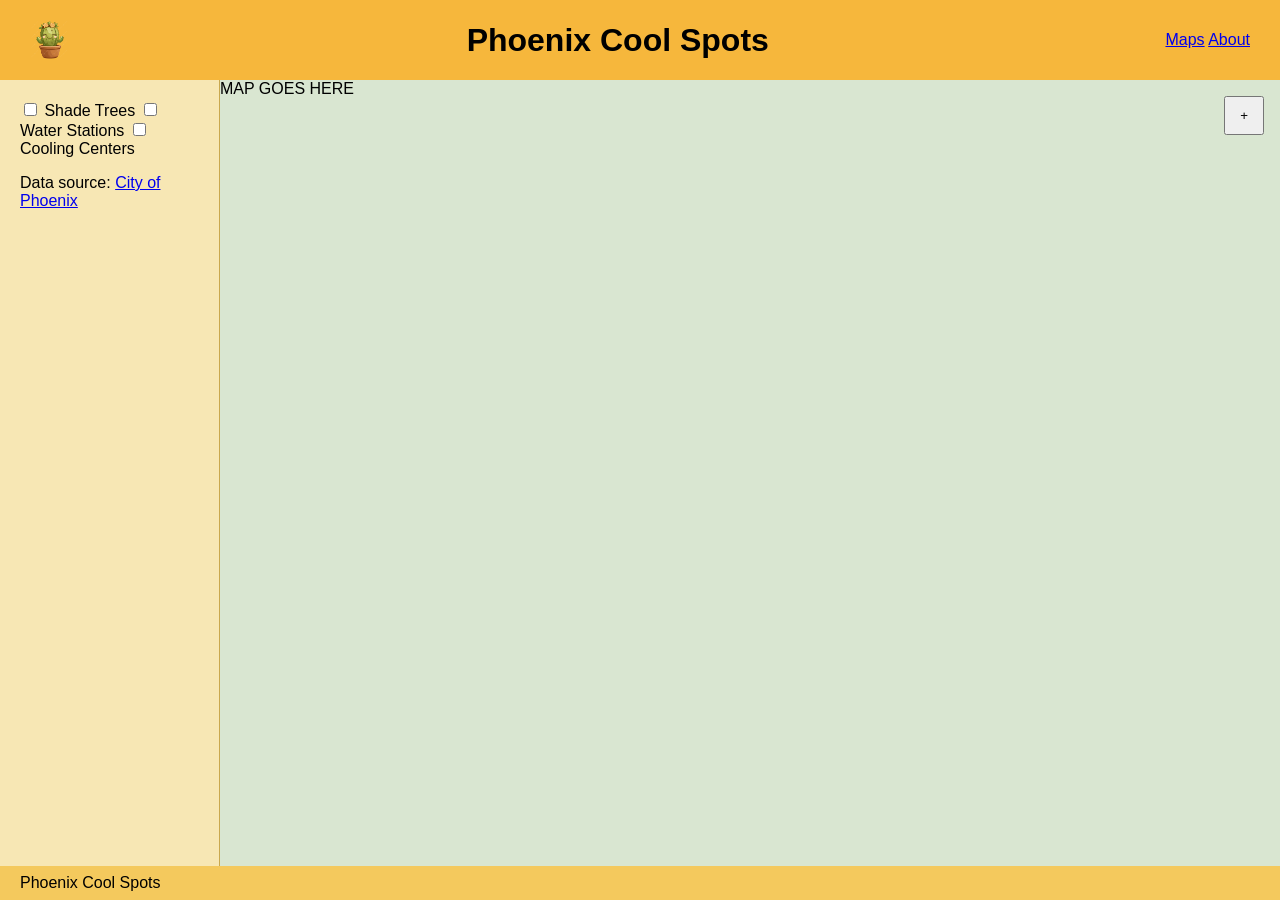
<file: classwork/cw02/index.html>
<!DOCTYPE html>
<html lang="en">

<head>
    <meta charset="UTF-8">
    <meta name="viewport" content="width=device-width, initial-scale=1.0">
    <title>Phoenix Cool Spots</title>
    <link rel="stylesheet" href="style.css">
</head>

<body>

    <header>

        <!-- Header contains the app title and navigation. -->
        <img src="phoenix.png" alt="Phoenix icon">

        <h1>Phoenix Cool Spots</h1>

        <nav>
            <a href="#">Maps</a>
            <a href="#">About</a>
        </nav>

    </header>

    <main>

        <aside>

            <label>
                <input type="checkbox">
                Shade Trees
            </label>

            <label>
                <input type="checkbox">
                Water Stations
            </label>

            <label>
                <input type="checkbox">
                Cooling Centers
            </label>

            <p>
                Data source:
                <a href="https://www.phoenix.gov/" target="_blank">
                    City of Phoenix
                </a>
            </p>

        </aside>

        <div class="map-wrapper">

            <div id="map">
                MAP GOES HERE
            </div>

            <button class="map-control">+</button>

        </div>

    </main>

    <footer>
        Phoenix Cool Spots
    </footer>

</body>

</html>
</file>
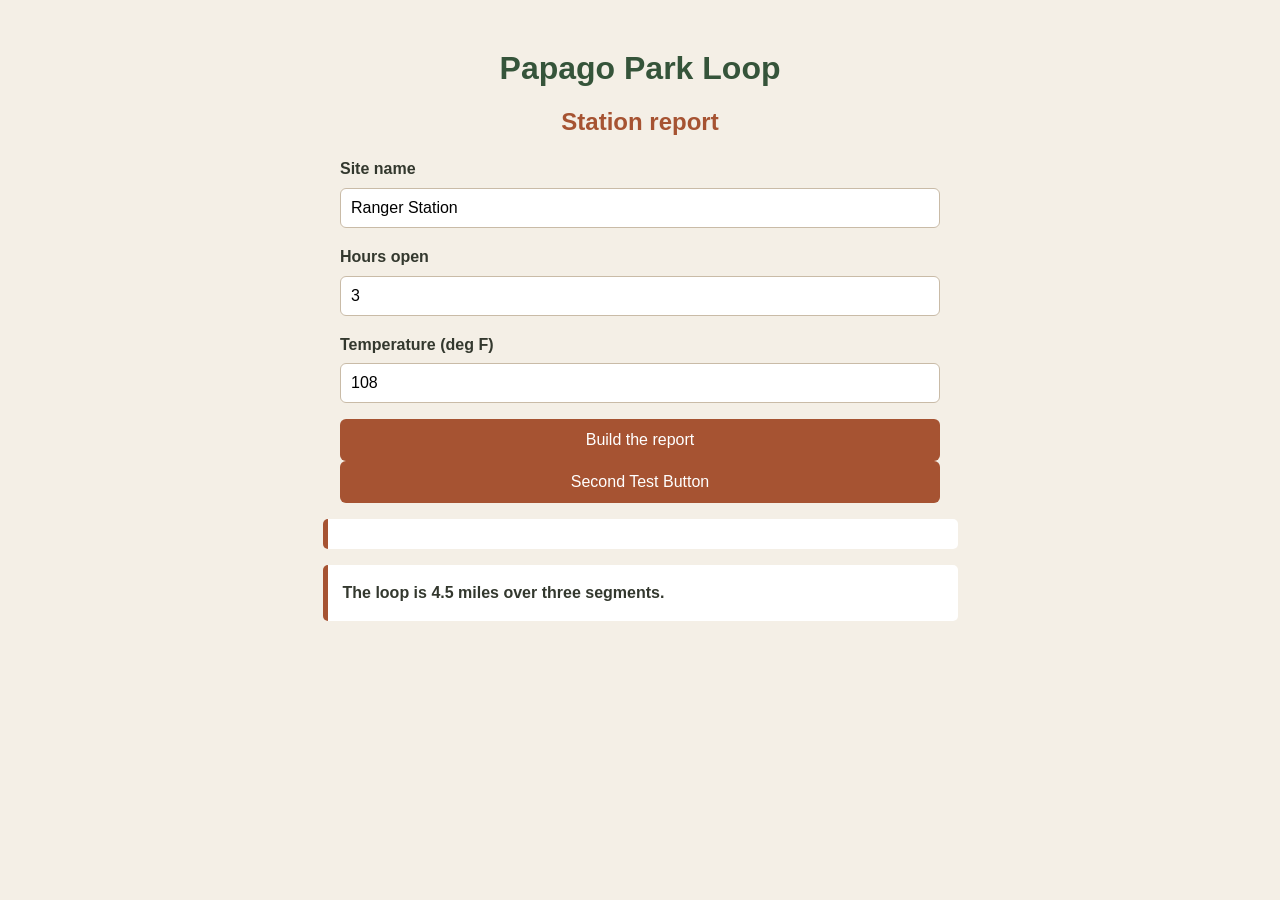
<file: classwork/cw03/index.html>
<!DOCTYPE html>
<html lang="en">
<head>
    <meta charset="UTF-8">
    <meta name="viewport" content="width=device-width, initial-scale=1.0">
    <title>Papago Loop Trail Report</title>
    <link rel="stylesheet" href="style.css">
    <script src="js/app.js" defer></script>
</head>




<body>
    <h1>Papago Park Loop</h1>
    <h2>Station report</h2>


<p>
    <label for="site">Site name</label>
    <input type="text" id="site" value="Ranger Station">
</p>


<p>
    <label for="hours">Hours open</label>
    <input type="number" id="hours" value="3">
</p>


<p>
    <label for="temp">Temperature (deg F)</label>
    <input type="number" id="temp" value="108">
</p>


<button id="go">Build the report</button>
<button id="go">Second Test Button</button>

<p id="report"></p>
<p id="total"></p>
</body>
</html>
</file>
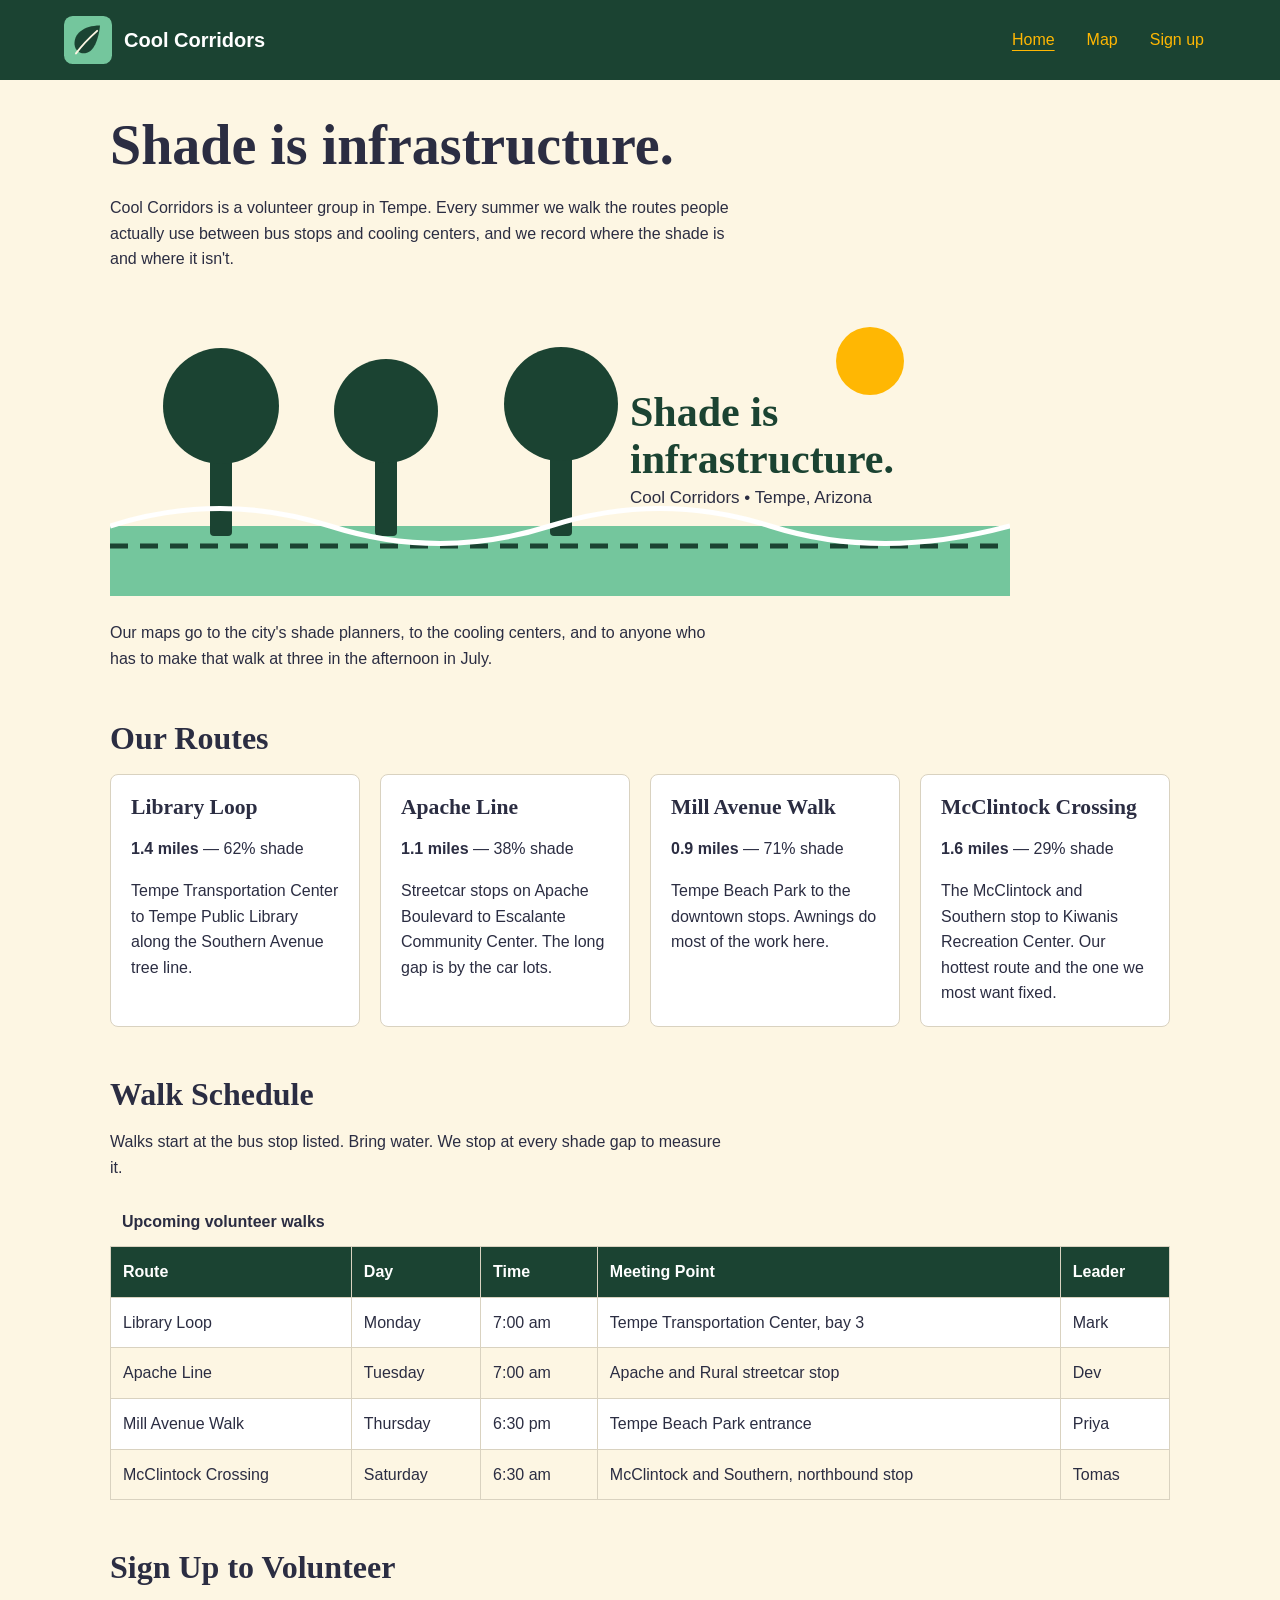
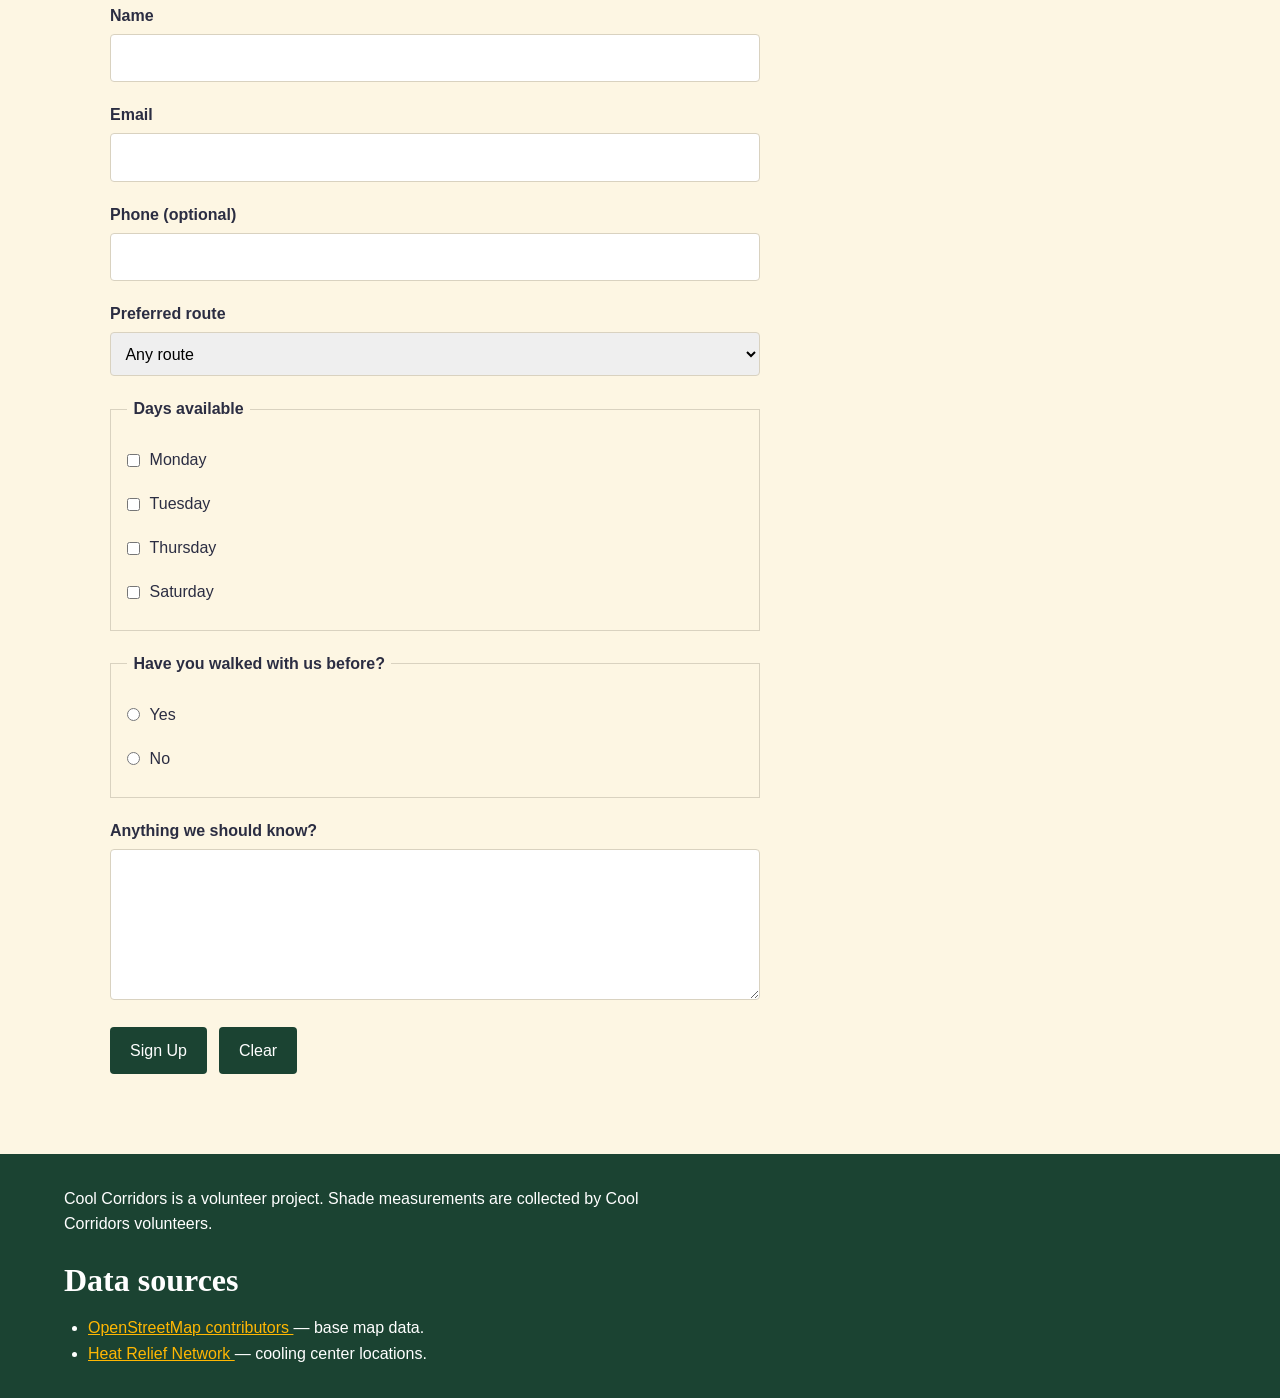
<file: lab/lab02/index.html>
<!DOCTYPE html>
<html lang="en">
<head>
    <meta charset="UTF-8">
    <meta name="viewport" content="width=device-width, initial-scale=1.0">
    <title>Cool Corridors | Shaded routes to cooling centers in Tempe</title>
    <meta name="description" content="Cool Corridors is a Tempe volunteer group that records shade along routes between bus stops and cooling centers.">
    <link rel="stylesheet" href="style.css">
</head>
<body>
    <header>
        <a class="brand" href="index.html">
            <img src="images/logo.svg" alt="Cool Corridors logo">
            <span>Cool Corridors</span>
        </a>

        <nav aria-label="Main navigation">
            <a href="index.html" aria-current="page">Home</a>
            <a href="map.html">Map</a>
            <a href="#signup">Sign up</a>
        </nav>
    </header>
    
    <main>
        <section id="about">
            <h1>Shade is infrastructure.</h1>

            <p>
                Cool Corridors is a volunteer group in Tempe. Every summer we walk
                the routes people actually use between bus stops and cooling centers,
                and we record where the shade is and where it isn't.
            </p>

            <!-- The banner is set to 900 by 300 pixels to match the assignment requirements. -->
            <img
                class="banner"
                src="images/banner.svg"
                alt="Cool Corridors banner"
                width="900"
                height="300"
            >

            <p>
                Our maps go to the city's shade planners, to the cooling centers,
                and to anyone who has to make that walk at three in the afternoon
                in July.
            </p>
        </section>
        
        <section id="routes">
            <h2>Our Routes</h2>

            <div class="routes">
                <article class="card">
                    <h3>Library Loop</h3>
                    <p><strong>1.4 miles</strong> — 62% shade</p>
                    <p>Tempe Transportation Center to Tempe Public Library along the Southern Avenue tree line.</p>
                </article>

                <article class="card">
                    <h3>Apache Line</h3>
                    <p><strong>1.1 miles</strong> — 38% shade</p>
                    <p>Streetcar stops on Apache Boulevard to Escalante Community Center. The long gap is by the car lots.</p>
                </article>

                <article class="card">
                    <h3>Mill Avenue Walk</h3>
                    <p><strong>0.9 miles</strong> — 71% shade</p>
                    <p>Tempe Beach Park to the downtown stops. Awnings do most of the work here.</p>
                </article>

                <article class="card">
                    <h3>McClintock Crossing</h3>
                    <p><strong>1.6 miles</strong> — 29% shade</p>
                    <p>The McClintock and Southern stop to Kiwanis Recreation Center. Our hottest route and the one we most want fixed.</p>
                </article>
            </div>
        </section>
        
        <section id="schedule">
            <h2>Walk Schedule</h2>

            <p>
                Walks start at the bus stop listed. Bring water.
                We stop at every shade gap to measure it.
            </p>

            <div class="table-wrap">
                <table class="schedule">
                    <caption>Upcoming volunteer walks</caption>

                    <thead>
                        <tr>
                            <th scope="col">Route</th>
                            <th scope="col">Day</th>
                            <th scope="col">Time</th>
                            <th scope="col">Meeting Point</th>
                            <th scope="col">Leader</th>
                        </tr>
                    </thead>

                    <tbody>
                        <tr>
                            <td>Library Loop</td>
                            <td>Monday</td>
                            <td>7:00 am</td>
                            <td>Tempe Transportation Center, bay 3</td>
                            <td>Mark</td>
                        </tr>
                        <tr>
                            <td>Apache Line</td>
                            <td>Tuesday</td>
                            <td>7:00 am</td>
                            <td>Apache and Rural streetcar stop</td>
                            <td>Dev</td>
                        </tr>
                        <tr>
                            <td>Mill Avenue Walk</td>
                            <td>Thursday</td>
                            <td>6:30 pm</td>
                            <td>Tempe Beach Park entrance</td>
                            <td>Priya</td>
                        </tr>
                        <tr>
                            <td>McClintock Crossing</td>
                            <td>Saturday</td>
                            <td>6:30 am</td>
                            <td>McClintock and Southern, northbound stop</td>
                            <td>Tomas</td>
                        </tr>
                    </tbody>
                </table>
            </div>
        </section>
        
        <section id="signup">
            <h2>Sign Up to Volunteer</h2>

            <form action="#" method="get">
                <div class="form-group">
                    <label for="name">Name</label>
                    <input type="text" id="name" name="name" required>
                </div>

                <div class="form-group">
                    <label for="email">Email</label>
                    <input type="email" id="email" name="email" required>
                </div>

                <div class="form-group">
                    <label for="phone">Phone (optional)</label>
                    <input type="tel" id="phone" name="phone">
                </div>

                <div class="form-group">
                    <label for="route">Preferred route</label>
                    <select id="route" name="route">
                        <option value="any">Any route</option>
                        <option value="library-loop">Library Loop</option>
                        <option value="apache-line">Apache Line</option>
                        <option value="mill-avenue-walk">Mill Avenue Walk</option>
                        <option value="mcclintock-crossing">McClintock Crossing</option>
                    </select>
                </div>

                <fieldset>
                    <legend>Days available</legend>

                    <label for="monday">
                        <input type="checkbox" id="monday" name="days" value="Monday">
                        Monday
                    </label>

                    <label for="tuesday">
                        <input type="checkbox" id="tuesday" name="days" value="Tuesday">
                        Tuesday
                    </label>

                    <label for="thursday">
                        <input type="checkbox" id="thursday" name="days" value="Thursday">
                        Thursday
                    </label>

                    <label for="saturday">
                        <input type="checkbox" id="saturday" name="days" value="Saturday">
                        Saturday
                    </label>
                </fieldset>

                <fieldset>
                    <legend>Have you walked with us before?</legend>

                    <label for="walked-yes">
                        <input type="radio" id="walked-yes" name="walked-before" value="yes">
                        Yes
                    </label>

                    <label for="walked-no">
                        <input type="radio" id="walked-no" name="walked-before" value="no">
                        No
                    </label>
                </fieldset>

                <div class="form-group">
                    <label for="notes">Anything we should know?</label>
                    <textarea id="notes" name="notes" rows="5"></textarea>
                </div>

                <div class="form-buttons">
                    <button type="submit">Sign Up</button>
                    <button type="reset">Clear</button>
                </div>
            </form>
        </section>

    </main>
    
    <footer>
        <p>Cool Corridors is a volunteer project. Shade measurements are collected by Cool Corridors volunteers.</p>

        <h2>Data sources</h2>
        <ul>
            <li>
                <a href="https://www.openstreetmap.org/" target="_blank" rel="noopener noreferrer">
                    OpenStreetMap contributors
                </a>
                — base map data.
            </li>
            <li>
                <a href="https://hrn.azmag.gov/" target="_blank" rel="noopener noreferrer">
                    Heat Relief Network
                </a>
                — cooling center locations.
            </li>
        </ul>
    </footer>
</body>
</html>


</body>
</html>
</file>
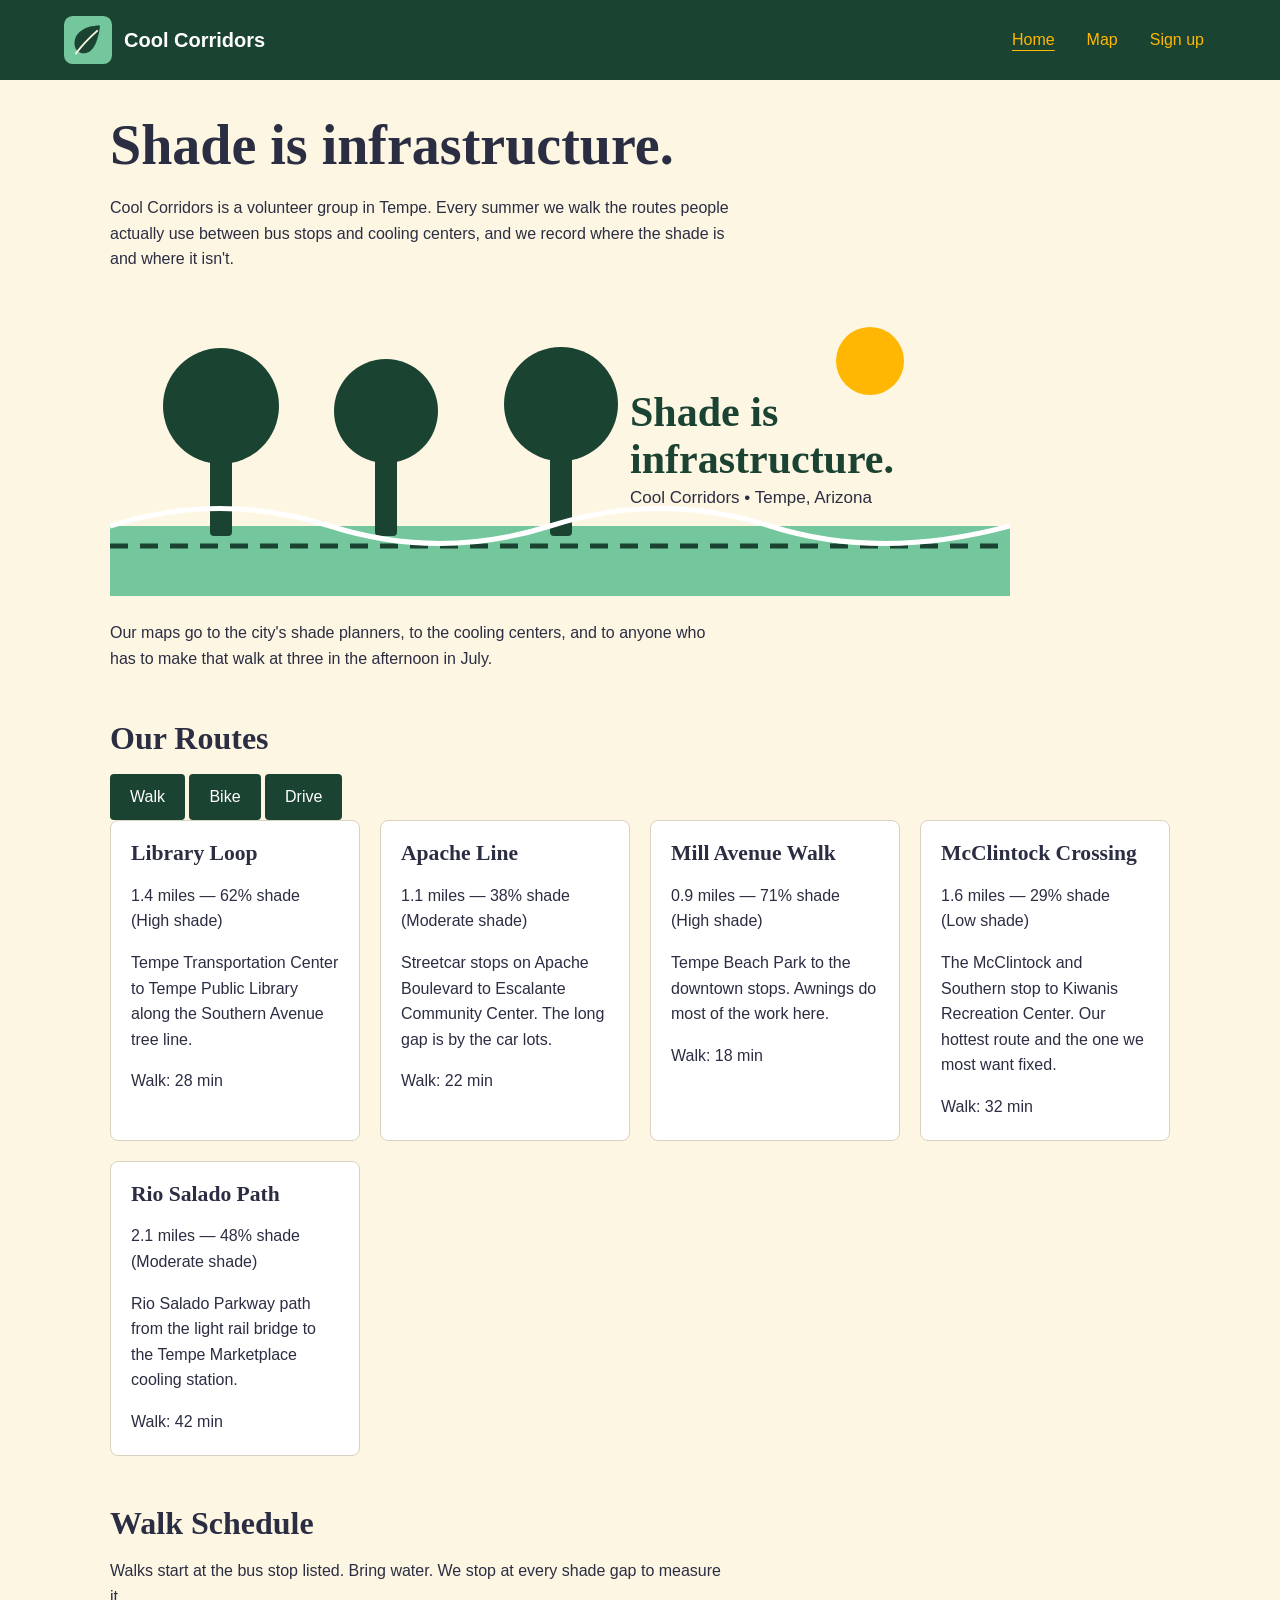
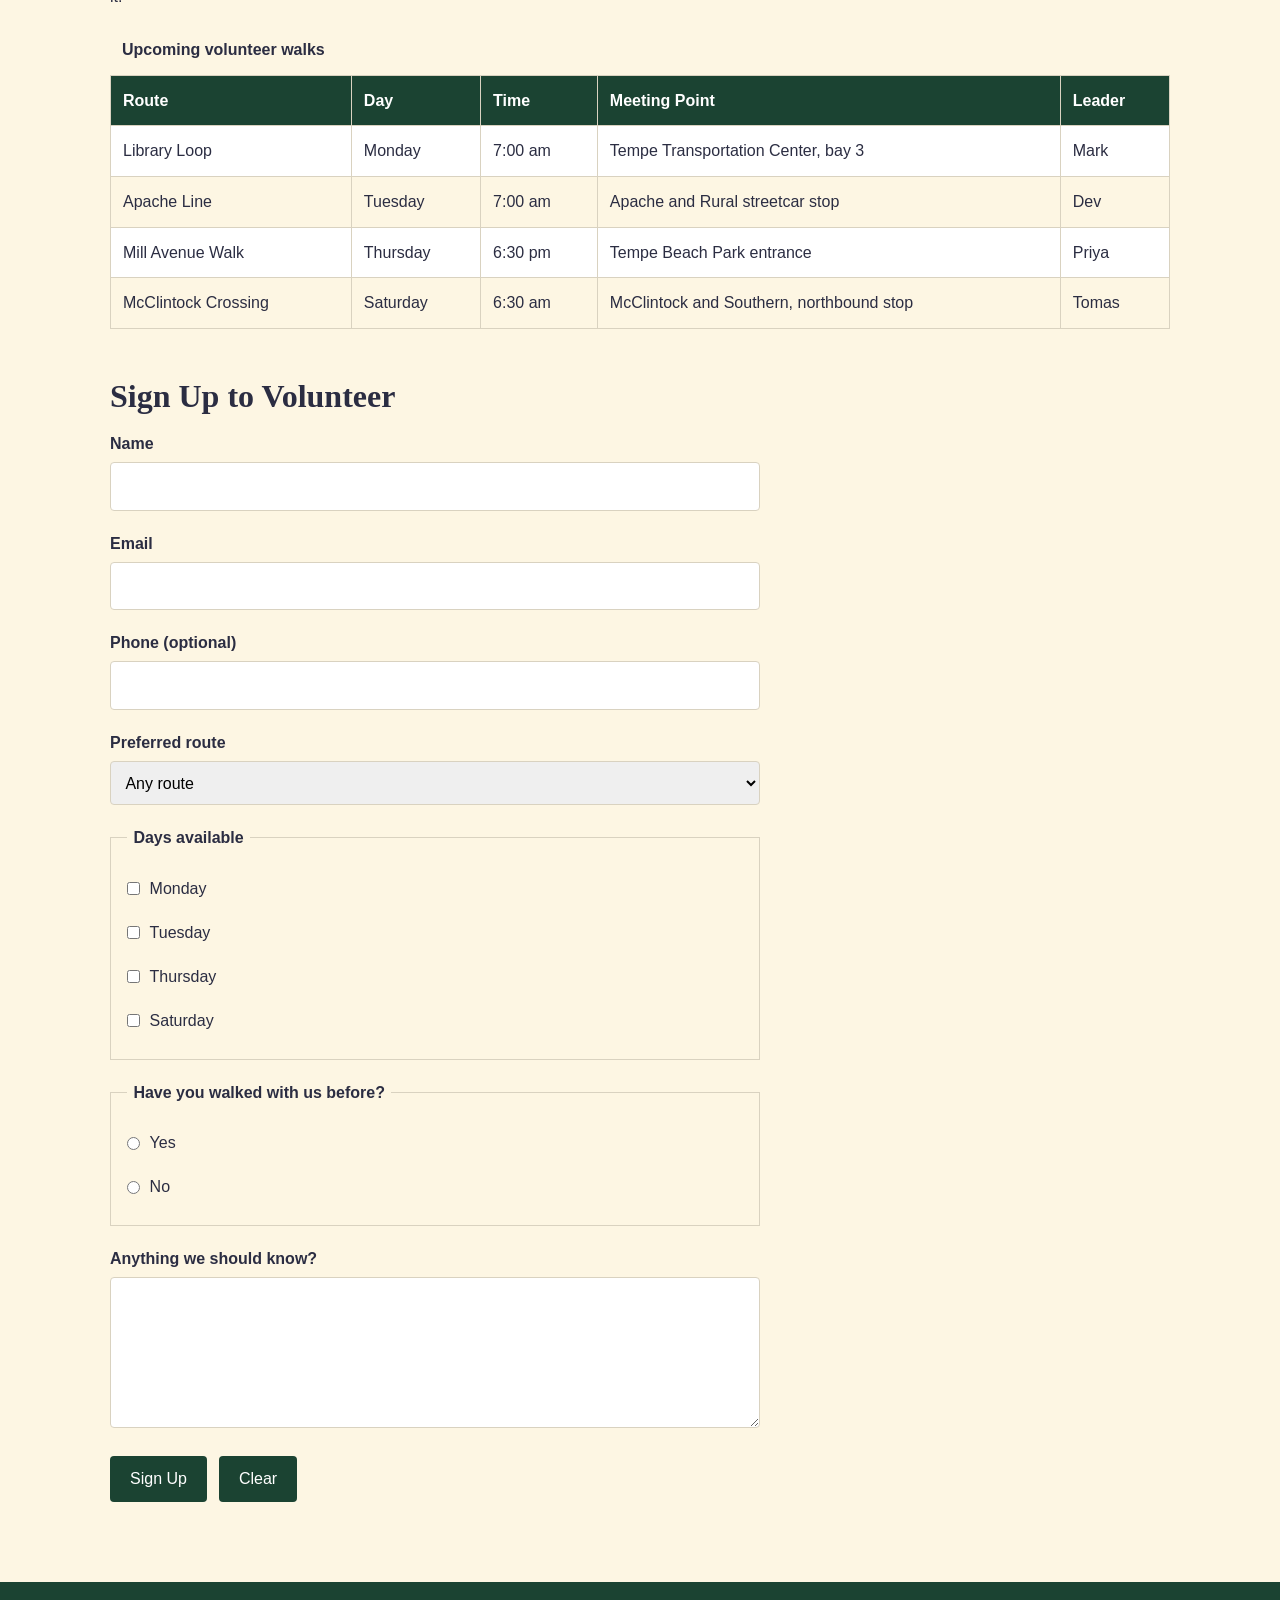
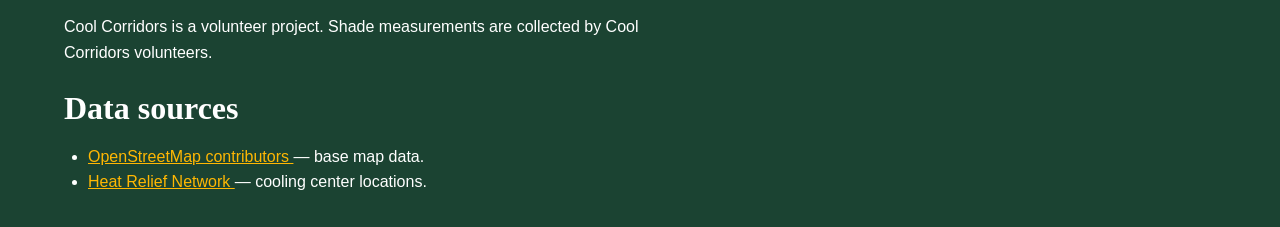
<file: lab/lab03/index.html>
<!DOCTYPE html>
<html lang="en">
<head>
    <meta charset="UTF-8">
    <meta name="viewport" content="width=device-width, initial-scale=1.0">
    <title>Cool Corridors | Shaded routes to cooling centers in Tempe</title>
    <meta name="description" content="Cool Corridors is a Tempe volunteer group that records shade along routes between bus stops and cooling centers.">
    <link rel="stylesheet" href="style.css">
    <script src="js/app.js" defer></script>
</head>
<body>
    <header>
        <a class="brand" href="index.html">
            <img src="images/logo.svg" alt="Cool Corridors logo">
            <span>Cool Corridors</span>
        </a>

        <nav aria-label="Main navigation">
            <a href="index.html" aria-current="page">Home</a>
            <a href="map.html">Map</a>
            <a href="#signup">Sign up</a>
        </nav>
    </header>

    <main>
        <section id="about">
            <h1>Shade is infrastructure.</h1>

            <p>
                Cool Corridors is a volunteer group in Tempe. Every summer we walk
                the routes people actually use between bus stops and cooling centers,
                and we record where the shade is and where it isn't.
            </p>

            <img
                class="banner"
                src="images/banner.svg"
                alt="Cool Corridors banner"
                width="900"
                height="300"
            >

            <p>
                Our maps go to the city's shade planners, to the cooling centers,
                and to anyone who has to make that walk at three in the afternoon
                in July.
            </p>
        </section>

        <section id="routes">
            <h2>Our Routes</h2>

            <div class="controls">
                <button data-mode="walk">Walk</button>
                <button data-mode="bike">Bike</button>
                <button data-mode="drive">Drive</button>
            </div>

            <div class="routes"></div>
        </section>

        <section id="schedule">
            <h2>Walk Schedule</h2>

            <p>
                Walks start at the bus stop listed. Bring water.
                We stop at every shade gap to measure it.
            </p>

            <div class="table-wrap">
                <table class="schedule">
                    <caption>Upcoming volunteer walks</caption>

                    <thead>
                        <tr>
                            <th scope="col">Route</th>
                            <th scope="col">Day</th>
                            <th scope="col">Time</th>
                            <th scope="col">Meeting Point</th>
                            <th scope="col">Leader</th>
                        </tr>
                    </thead>

                    <tbody>
                        <tr>
                            <td>Library Loop</td>
                            <td>Monday</td>
                            <td>7:00 am</td>
                            <td>Tempe Transportation Center, bay 3</td>
                            <td>Mark</td>
                        </tr>
                        <tr>
                            <td>Apache Line</td>
                            <td>Tuesday</td>
                            <td>7:00 am</td>
                            <td>Apache and Rural streetcar stop</td>
                            <td>Dev</td>
                        </tr>
                        <tr>
                            <td>Mill Avenue Walk</td>
                            <td>Thursday</td>
                            <td>6:30 pm</td>
                            <td>Tempe Beach Park entrance</td>
                            <td>Priya</td>
                        </tr>
                        <tr>
                            <td>McClintock Crossing</td>
                            <td>Saturday</td>
                            <td>6:30 am</td>
                            <td>McClintock and Southern, northbound stop</td>
                            <td>Tomas</td>
                        </tr>
                    </tbody>
                </table>
            </div>
        </section>

        <section id="signup">
            <h2>Sign Up to Volunteer</h2>

            <form action="#" method="get">
                <div class="form-group">
                    <label for="name">Name</label>
                    <input type="text" id="name" name="name" required>
                </div>

                <div class="form-group">
                    <label for="email">Email</label>
                    <input type="email" id="email" name="email" required>
                </div>

                <div class="form-group">
                    <label for="phone">Phone (optional)</label>
                    <input type="tel" id="phone" name="phone">
                </div>

                <div class="form-group">
                    <label for="route">Preferred route</label>
                    <select id="route" name="route">
                        <option value="any">Any route</option>
                        <option value="library-loop">Library Loop</option>
                        <option value="apache-line">Apache Line</option>
                        <option value="mill-avenue-walk">Mill Avenue Walk</option>
                        <option value="mcclintock-crossing">McClintock Crossing</option>
                        <option value="rio-salado-path">Rio Salado Path</option>
                    </select>
                </div>

                <fieldset>
                    <legend>Days available</legend>

                    <label for="monday">
                        <input type="checkbox" id="monday" name="days" value="Monday">
                        Monday
                    </label>

                    <label for="tuesday">
                        <input type="checkbox" id="tuesday" name="days" value="Tuesday">
                        Tuesday
                    </label>

                    <label for="thursday">
                        <input type="checkbox" id="thursday" name="days" value="Thursday">
                        Thursday
                    </label>

                    <label for="saturday">
                        <input type="checkbox" id="saturday" name="days" value="Saturday">
                        Saturday
                    </label>
                </fieldset>

                <fieldset>
                    <legend>Have you walked with us before?</legend>

                    <label for="walked-yes">
                        <input type="radio" id="walked-yes" name="walked-before" value="yes">
                        Yes
                    </label>

                    <label for="walked-no">
                        <input type="radio" id="walked-no" name="walked-before" value="no">
                        No
                    </label>
                </fieldset>

                <div class="form-group">
                    <label for="notes">Anything we should know?</label>
                    <textarea id="notes" name="notes" rows="5"></textarea>
                </div>

                <div class="form-buttons">
                    <button type="submit">Sign Up</button>
                    <button type="reset">Clear</button>
                </div>
            </form>
        </section>
    </main>

    <footer>
        <p>
            Cool Corridors is a volunteer project. Shade measurements are
            collected by Cool Corridors volunteers.
        </p>

        <h2>Data sources</h2>
        <ul>
            <li>
                <a href="https://www.openstreetmap.org/" target="_blank" rel="noopener noreferrer">
                    OpenStreetMap contributors
                </a>
                — base map data.
            </li>
            <li>
                <a href="https://hrn.azmag.gov/" target="_blank" rel="noopener noreferrer">
                    Heat Relief Network
                </a>
                — cooling center locations.
            </li>
        </ul>
    </footer>
</body>
</html>
</file>
<file: classwork/cw02/style.css>
* {
    box-sizing: border-box;
}

html,
body {
    margin: 0;
    padding: 0;
}

body {
    font-family: Arial, sans-serif;
    height: 100vh;
    display: flex;
    flex-direction: column;
    overflow: hidden;
}

header {
    padding: 20px 30px;
    background: #f6b73c;
    display: flex;
    justify-content: space-between;
    align-items: center;
}
header h1 {
    margin: 0;
}

header img {
    width: 40px;
    height: 40px;
    object-fit: cover;
}

main {
    display: flex;
    flex: 1;
    min-height: 0;
}

aside {
    width: 220px;
    padding: 20px;
    background: #f7e7b4;
    border-right: 1px solid #c9a84e;
}

.map-wrapper {
    flex: 1;
    position: relative;
}

#map {
    width: 100%;
    height: 100%;
    background: #d9e6d1;
}

footer {
    padding: 8px 20px;
    background: #f4c95d;
}


/* Phone layout */
@media (max-width: 767px) {
    main {
        flex-direction: column;
    }

    aside {
        width: 100%;
        border-right: none;
        border-bottom: 1px solid #c9a84e;
    }

    .map-wrapper {
        flex: 1;
        min-height: 0;
    }
}


/* Floating map button */
.map-control {
    position: absolute;
    top: 16px;
    right: 16px;
    z-index: 10;
    padding: 10px 14px;
}
</file>
<file: classwork/cw03/style.css>
/* Papago Park Trail Report styling */

body {
    font-family: Arial, sans-serif;
    background-color: #f4efe6;
    color: #33382e;
    margin: 0;
    padding: 30px;
}

h1 {
    color: #35543a;
    text-align: center;
    margin-top: 20px;
}

h2 {
    color: #a65332;
    text-align: center;
}

body > p,
body > h2,
body > button {
    max-width: 600px;
    margin-left: auto;
    margin-right: auto;
}

p {
    line-height: 1.6;
}

label {
    display: block;
    font-weight: bold;
    margin-bottom: 6px;
}

input {
    width: 100%;
    padding: 10px;
    border: 1px solid #c9bba7;
    border-radius: 6px;
    box-sizing: border-box;
    font-size: 16px;
}

button {
    display: block;
    width: 100%;
    padding: 12px;
    background-color: #a65332;
    color: white;
    border: none;
    border-radius: 6px;
    font-size: 16px;
    cursor: pointer;
}

button:hover {
    background-color: #814027;
}

#total,
#report {
    background-color: white;
    padding: 15px;
    border-left: 5px solid #a65332;
    border-radius: 5px;
    font-weight: bold;
}
</file>
<file: lab/lab02/style.css>
:root {
    --shade: #1b4332;
    --leaf: #74c69d;
    --sun: #ffb703;
    --asphalt: #2b2d42;
    --sand: #fdf6e3;
    --paper: #ffffff;
    --line: #d9d2c0;
    --tap: 44px;
}
*, *::before, *::after {
    margin: 0;
    padding: 0;
    box-sizing: border-box;
}

img {
    max-width: 100%;
    height: auto;
}

body {
    font-family: Arial, Helvetica, sans-serif;
    font-size: 1rem;
    line-height: 1.6;
    color: var(--asphalt);
    background: var(--sand);
}

h1, h2, h3 {
    font-family: Georgia, "Times New Roman", serif;
    line-height: 1.2;
    margin-bottom: 1rem;
}

h1 {
    font-size: clamp(2rem, 5vw, 3.5rem);
}

h2 {
    font-size: 2rem;
}

h3 {
    font-size: 1.35rem;
}

p {
    max-width: 70ch;
    margin-bottom: 1rem;
}

a {
    color: var(--shade);
}

a:focus-visible,
button:focus-visible,
input:focus-visible,
select:focus-visible,
textarea:focus-visible {
    outline: 3px solid var(--sun);
    outline-offset: 3px;
}

header {
    display: flex;
    justify-content: space-between;
    align-items: center;
    flex-wrap: wrap;
    gap: 1rem;
    padding: 1rem 5%;
    background: var(--shade);
}

.brand {
    display: flex;
    align-items: center;
    gap: 0.75rem;
    color: var(--paper);
    text-decoration: none;
    font-size: 1.25rem;
    font-weight: bold;
}

.brand img {
    width: 48px;
    height: 48px;
}

nav {
    display: flex;
    flex-wrap: wrap;
    gap: 0.5rem;
}

nav a {
    display: inline-flex;
    align-items: center;
    min-height: var(--tap);
    padding: 0.5rem 0.75rem;
    color: var(--sun);
    text-decoration: none;
}

nav a[aria-current="page"] {
    text-decoration: underline;
    text-underline-offset: 0.3rem;
}

main {
    max-width: 1100px;
    margin: 0 auto;
    padding: 2rem 1.25rem;
}

section {
    margin-bottom: 3rem;
}

.banner {
    display: block;
    margin: 1.5rem 0;
}

.routes {
    display: grid;
    grid-template-columns: repeat(auto-fill, minmax(240px, 1fr));
    gap: 1.25rem;
}

.card {
    padding: 1.25rem;
    background: var(--paper);
    border: 1px solid var(--line);
    border-radius: 8px;
}

.card p:last-child {
    margin-bottom: 0;
}

.table-wrap {
    overflow-x: auto;
}

.schedule {
    width: 100%;
    border-collapse: collapse;
    background: var(--paper);
}

.schedule caption {
    padding: 0.75rem;
    font-weight: bold;
    text-align: left;
}

.schedule th,
.schedule td {
    padding: 0.75rem;
    border: 1px solid var(--line);
    text-align: left;
}

.schedule th {
    color: var(--paper);
    background: var(--shade);
}

.schedule tbody tr:nth-child(even) {
    background: var(--sand);
}

form {
    max-width: 650px;
}

.form-group {
    margin-bottom: 1.25rem;
}

.form-group > label {
    display: block;
    margin-bottom: 0.35rem;
    font-weight: bold;
}

input,
select,
textarea {
    width: 100%;
    min-height: var(--tap);
    padding: 0.65rem;
    border: 1px solid var(--line);
    border-radius: 4px;
    font: inherit;
}

input[type="checkbox"],
input[type="radio"] {
    width: auto;
    min-height: 0;
}

fieldset {
    margin-bottom: 1.25rem;
    padding: 1rem;
    border: 1px solid var(--line);
}

legend {
    padding: 0 0.4rem;
    font-weight: bold;
}

fieldset label {
    display: flex;
    align-items: center;
    gap: 0.6rem;
    min-height: var(--tap);
}

.form-buttons {
    display: flex;
    flex-wrap: wrap;
    gap: 0.75rem;
}

button {
    min-height: var(--tap);
    padding: 0.65rem 1.25rem;
    border: 0;
    border-radius: 4px;
    color: var(--paper);
    background: var(--shade);
    font: inherit;
    cursor: pointer;
}

button:hover {
    background: var(--asphalt);
}

footer {
    padding: 2rem 5%;
    color: var(--paper);
    background: var(--shade);
}

footer h2 {
    margin-top: 1.5rem;
}

footer ul {
    padding-left: 1.5rem;
}

footer a {
    color: var(--sun);
}



/* Map page layout */
.app main {
    display: grid;
    grid-template-columns: 220px minmax(0, 1fr);
    gap: 1.5rem;
    align-items: start;
}

.app main > h1 {
    grid-column: 1 / -1;
}

.app aside {
    padding: 1rem;
    background: var(--paper);
    border: 1px solid var(--line);
    border-radius: 8px;
}

.app aside h2 {
    font-size: 1.4rem;
}

.app aside label {
    display: flex;
    align-items: center;
    gap: 0.6rem;
    min-height: var(--tap);
}

.app aside input[type="checkbox"] {
    width: auto;
    min-height: 0;
}

.app .map-wrapper {
    min-width: 0;
    position: relative;
}

.app #map {
    min-height: 500px;
    display: flex;
    align-items: center;
    justify-content: center;
    background: #dfe9f3;
    border: 1px solid var(--line);
    border-radius: 8px;
}

.app .map-control {
    margin-top: 0.75rem;
}

@media (max-width: 650px) {
    .app main {
        grid-template-columns: 1fr;
    }

    .app #map {
        min-height: 400px;
    }
}
</file>
<file: lab/lab03/style.css>
:root {
    --shade: #1b4332;
    --leaf: #74c69d;
    --sun: #ffb703;
    --asphalt: #2b2d42;
    --sand: #fdf6e3;
    --paper: #ffffff;
    --line: #d9d2c0;
    --tap: 44px;
}

*, *::before, *::after {
    margin: 0;
    padding: 0;
    box-sizing: border-box;
}

img {
    max-width: 100%;
    height: auto;
}

body {
    font-family: Arial, Helvetica, sans-serif;
    font-size: 1rem;
    line-height: 1.6;
    color: var(--asphalt);
    background: var(--sand);
}

h1, h2, h3 {
    font-family: Georgia, "Times New Roman", serif;
    line-height: 1.2;
    margin-bottom: 1rem;
}

h1 {
    font-size: clamp(2rem, 5vw, 3.5rem);
}

h2 {
    font-size: 2rem;
}

h3 {
    font-size: 1.35rem;
}

p {
    max-width: 70ch;
    margin-bottom: 1rem;
}

a {
    color: var(--shade);
}

a:focus-visible,
button:focus-visible,
input:focus-visible,
select:focus-visible,
textarea:focus-visible {
    outline: 3px solid var(--sun);
    outline-offset: 3px;
}

header {
    display: flex;
    justify-content: space-between;
    align-items: center;
    flex-wrap: wrap;
    gap: 1rem;
    padding: 1rem 5%;
    background: var(--shade);
}

.brand {
    display: flex;
    align-items: center;
    gap: 0.75rem;
    color: var(--paper);
    text-decoration: none;
    font-size: 1.25rem;
    font-weight: bold;
}

.brand img {
    width: 48px;
    height: 48px;
}

nav {
    display: flex;
    flex-wrap: wrap;
    gap: 0.5rem;
}

nav a {
    display: inline-flex;
    align-items: center;
    min-height: var(--tap);
    padding: 0.5rem 0.75rem;
    color: var(--sun);
    text-decoration: none;
}

nav a[aria-current="page"] {
    text-decoration: underline;
    text-underline-offset: 0.3rem;
}

main {
    max-width: 1100px;
    margin: 0 auto;
    padding: 2rem 1.25rem;
}

section {
    margin-bottom: 3rem;
}

.banner {
    display: block;
    margin: 1.5rem 0;
}

.routes {
    display: grid;
    grid-template-columns: repeat(auto-fill, minmax(240px, 1fr));
    gap: 1.25rem;
}

.card {
    padding: 1.25rem;
    background: var(--paper);
    border: 1px solid var(--line);
    border-radius: 8px;
}

.card p:last-child {
    margin-bottom: 0;
}

.table-wrap {
    overflow-x: auto;
}

.schedule {
    width: 100%;
    border-collapse: collapse;
    background: var(--paper);
}

.schedule caption {
    padding: 0.75rem;
    font-weight: bold;
    text-align: left;
}

.schedule th,
.schedule td {
    padding: 0.75rem;
    border: 1px solid var(--line);
    text-align: left;
}

.schedule th {
    color: var(--paper);
    background: var(--shade);
}

.schedule tbody tr:nth-child(even) {
    background: var(--sand);
}

form {
    max-width: 650px;
}

.form-group {
    margin-bottom: 1.25rem;
}

.form-group > label {
    display: block;
    margin-bottom: 0.35rem;
    font-weight: bold;
}

input,
select,
textarea {
    width: 100%;
    min-height: var(--tap);
    padding: 0.65rem;
    border: 1px solid var(--line);
    border-radius: 4px;
    font: inherit;
}

input[type="checkbox"],
input[type="radio"] {
    width: auto;
    min-height: 0;
}

fieldset {
    margin-bottom: 1.25rem;
    padding: 1rem;
    border: 1px solid var(--line);
}

legend {
    padding: 0 0.4rem;
    font-weight: bold;
}

fieldset label {
    display: flex;
    align-items: center;
    gap: 0.6rem;
    min-height: var(--tap);
}

.form-buttons {
    display: flex;
    flex-wrap: wrap;
    gap: 0.75rem;
}

button {
    min-height: var(--tap);
    padding: 0.65rem 1.25rem;
    border: 0;
    border-radius: 4px;
    color: var(--paper);
    background: var(--shade);
    font: inherit;
    cursor: pointer;
}

button:hover {
    background: var(--asphalt);
}

footer {
    padding: 2rem 5%;
    color: var(--paper);
    background: var(--shade);
}

footer h2 {
    margin-top: 1.5rem;
}

footer ul {
    padding-left: 1.5rem;
}

footer a {
    color: var(--sun);
}

/* Map page layout */
.app main {
    display: grid;
    grid-template-columns: 220px minmax(0, 1fr);
    gap: 1.5rem;
    align-items: start;
}

.app main > h1 {
    grid-column: 1 / -1;
}

.app aside {
    padding: 1rem;
    background: var(--paper);
    border: 1px solid var(--line);
    border-radius: 8px;
}

.app aside h2 {
    font-size: 1.4rem;
}

.app aside label {
    display: flex;
    align-items: center;
    gap: 0.6rem;
    min-height: var(--tap);
}

.app aside input[type="checkbox"] {
    width: auto;
    min-height: 0;
}

.app .map-wrapper {
    min-width: 0;
    position: relative;
}

.app #map {
    min-height: 500px;
    display: flex;
    align-items: center;
    justify-content: center;
    background: #dfe9f3;
    border: 1px solid var(--line);
    border-radius: 8px;
}

.app .map-control {
    margin-top: 0.75rem;
}

@media (max-width: 650px) {
    .app main {
        grid-template-columns: 1fr;
    }

    .app #map {
        min-height: 400px;
    }
}
</file>
